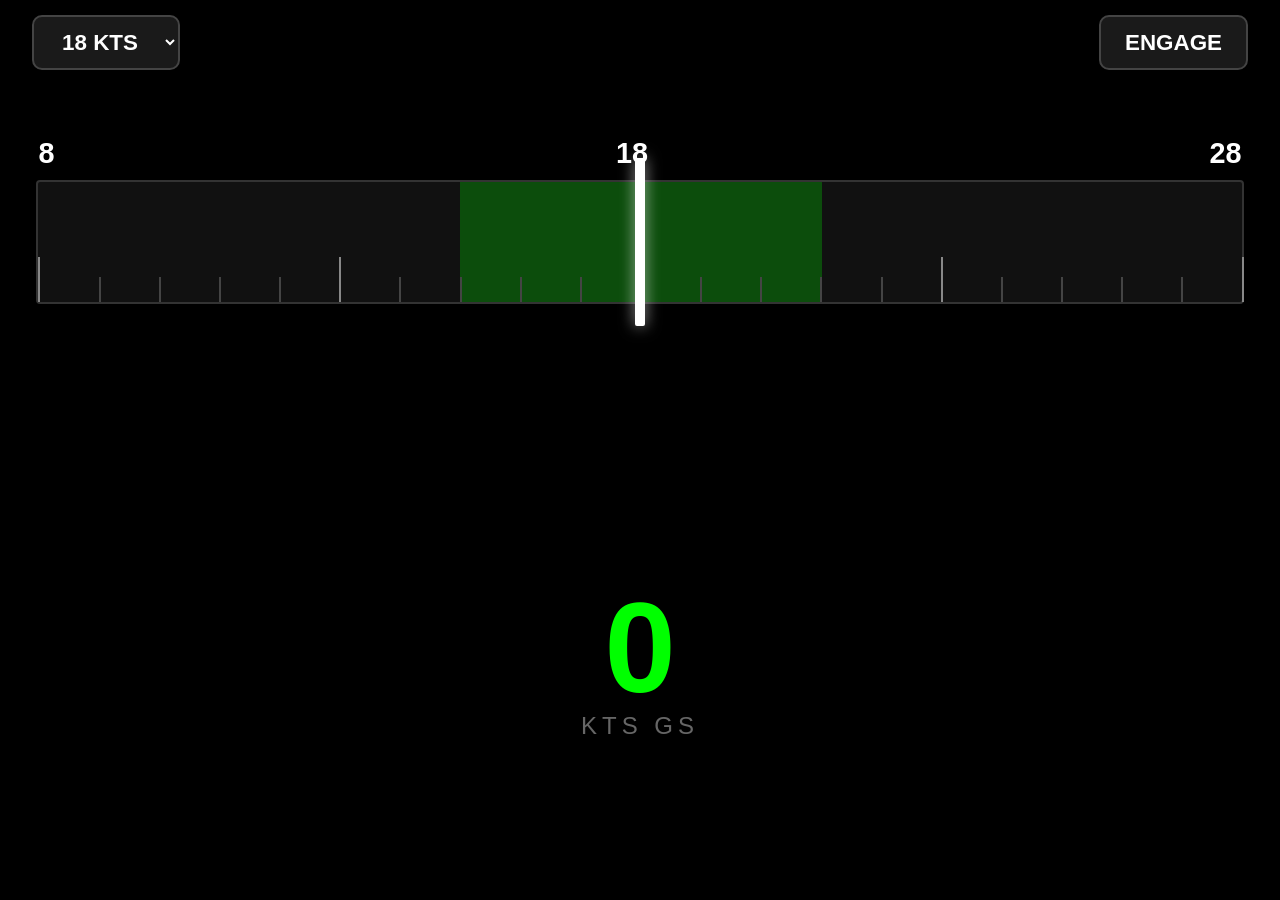
<file: Horizontal.html>
<!DOCTYPE html>
<html lang="en">
<head>
    <meta charset="UTF-8">
    <meta name="viewport" content="width=device-width, initial-scale=1.0, maximum-scale=1.0, user-scalable=no">
    <meta name="apple-mobile-web-app-capable" content="yes">
    <meta name="apple-mobile-web-app-status-bar-style" content="black">
    <title>Phil App - Horizontal HSI</title>
    <style>
        body, html { 
            margin: 0; padding: 0; height: 100%; 
            background: #000; color: #fff; font-family: sans-serif;
            overflow: hidden;
        }
        .container { 
            display: flex; flex-direction: column; 
            height: 100vh; width: 100vw; 
            justify-content: space-around; align-items: center;
        }
        
        .controls {
            position: absolute; top: 15px; width: 95%;
            display: flex; justify-content: space-between; z-index: 10;
        }

        select, button {
            background: #1a1a1a; color: #fff; border: 2px solid #444; 
            padding: 12px 24px; font-size: 1.4rem; border-radius: 10px;
            font-weight: bold; outline: none;
        }
        
        #engage-btn.active { background: #dc3545; border-color: #ff0000; }

        /* Linear Scale Styles */
        #scale-container {
            width: 94vw;
            height: 120px;
            position: relative;
            background: #111;
            border: 2px solid #333;
            border-radius: 4px;
            margin-top: 40px;
        }

        /* Color Zones Overlay */
        .zone { position: absolute; height: 100%; top: 0; opacity: 0.25; }
        .green-zone { 
            left: 35%; width: 30%; background: #00ff00; /* +/- 3 kts */
            border-left: 1px solid #00ff00; border-right: 1px solid #00ff00;
        }

        /* Moving Deviation Bar (The HSI Line) */
        #deviation-bar {
            position: absolute;
            width: 10px;
            height: 140%;
            background: #fff;
            top: -20%;
            left: 50%;
            transform: translateX(-50%);
            transition: left 0.15s linear;
            box-shadow: 0 0 15px rgba(255,255,255,0.6);
            z-index: 5;
            border-radius: 2px;
        }

        /* Center Reference Line */
        .center-line {
            position: absolute;
            left: 50%;
            height: 100%;
            width: 2px;
            background: #555;
            z-index: 1;
        }

        /* Tick Marks */
        .tick {
            position: absolute; bottom: 0; width: 2px; height: 25px; background: #444;
        }
        .tick.major { height: 45px; background: #888; }

        /* Labels at 9, 12, 3 o'clock positions (Linearized) */
        .scale-labels {
            position: absolute; top: -45px; width: 100%;
            display: flex; justify-content: space-between;
            font-weight: bold; font-size: 1.8rem;
        }

        /* Large Bottom Digital Display */
        .digital-display {
            text-align: center;
            margin-bottom: 20px;
        }
        #speed-val { font-size: 8rem; font-weight: bold; line-height: 1; color: #00ff00; }
        .unit { font-size: 1.5rem; color: #666; letter-spacing: 5px; }

    </style>
</head>
<body>

<div class="container">
    <div class="controls">
        <select id="target-speed"></select>
        <button id="engage-btn">ENGAGE</button>
    </div>

    <div id="scale-container">
        <div class="scale-labels">
            <span id="label-min">8</span>
            <span id="label-target">18</span>
            <span id="label-max">28</span>
        </div>
        
        <div class="center-line"></div>
        <div class="zone green-zone"></div>
        <div id="ticks-layer"></div>
        <div id="deviation-bar"></div>
    </div>

    <div class="digital-display">
        <div id="speed-val">0</div>
        <div class="unit">KTS GS</div>
    </div>
</div>

<script>
    const targetSelect = document.getElementById('target-speed');
    const devBar = document.getElementById('deviation-bar');
    const speedVal = document.getElementById('speed-val');
    const btn = document.getElementById('engage-btn');
    const ticksLayer = document.getElementById('ticks-layer');
    
    const labelMin = document.getElementById('label-min');
    const labelTarget = document.getElementById('label-target');
    const labelMax = document.getElementById('label-max');

    let watchID = null;

    // Create 1-kt Ticks (Total 20 knots range: -10 to +10)
    function initTicks() {
        for (let i = 0; i <= 20; i++) {
            const tick = document.createElement('div');
            // Major ticks at -10, -5, 0, +5, +10
            tick.className = 'tick' + (i % 5 === 0 ? ' major' : '');
            tick.style.left = (i * 5) + '%';
            ticksLayer.appendChild(tick);
        }
    }

    // Populate Target Speeds 0-30 KTS
    for (let i = 0; i <= 30; i++) {
        let opt = document.createElement('option');
        opt.value = i; opt.textContent = i + " KTS";
        if (i === 18) opt.selected = true;
        targetSelect.appendChild(opt);
    }

    function updateScaleUI() {
        const t = parseInt(targetSelect.value);
        labelTarget.textContent = t;
        labelMin.textContent = Math.max(0, t - 10);
        labelMax.textContent = t + 10;
    }

    targetSelect.onchange = updateScaleUI;

    function updatePosition(kts) {
        const target = parseFloat(targetSelect.value);
        const diff = kts - target;
        
        // Linear Mapping: diff of -10 kts = 0%, 0 kts = 50%, +10 kts = 100%
        let percent = 50 + (diff * 5); 
        percent = Math.min(Math.max(percent, 0), 100);
        
        devBar.style.left = percent + '%';
        speedVal.textContent = Math.round(kts);
        
        // Color logic for digital readout
        if (Math.abs(diff) <= 3) speedVal.style.fill = "#00ff00";
        else speedVal.style.fill = "#ffcc00";
    }

    btn.onclick = () => {
        if (watchID === null) {
            if ("geolocation" in navigator) {
                watchID = navigator.geolocation.watchPosition(
                    (p) => updatePosition((p.coords.speed || 0) * 1.94384),
                    (e) => console.error(e),
                    { enableHighAccuracy: true, maximumAge: 0 }
                );
                btn.innerText = "STOP";
                btn.classList.add('active');
            }
        } else {
            navigator.geolocation.clearWatch(watchID);
            watchID = null;
            btn.innerText = "ENGAGE";
            btn.classList.remove('active');
            updatePosition(0);
        }
    };

    initTicks();
    updateScaleUI();
</script>

</body>
</html>
</file>
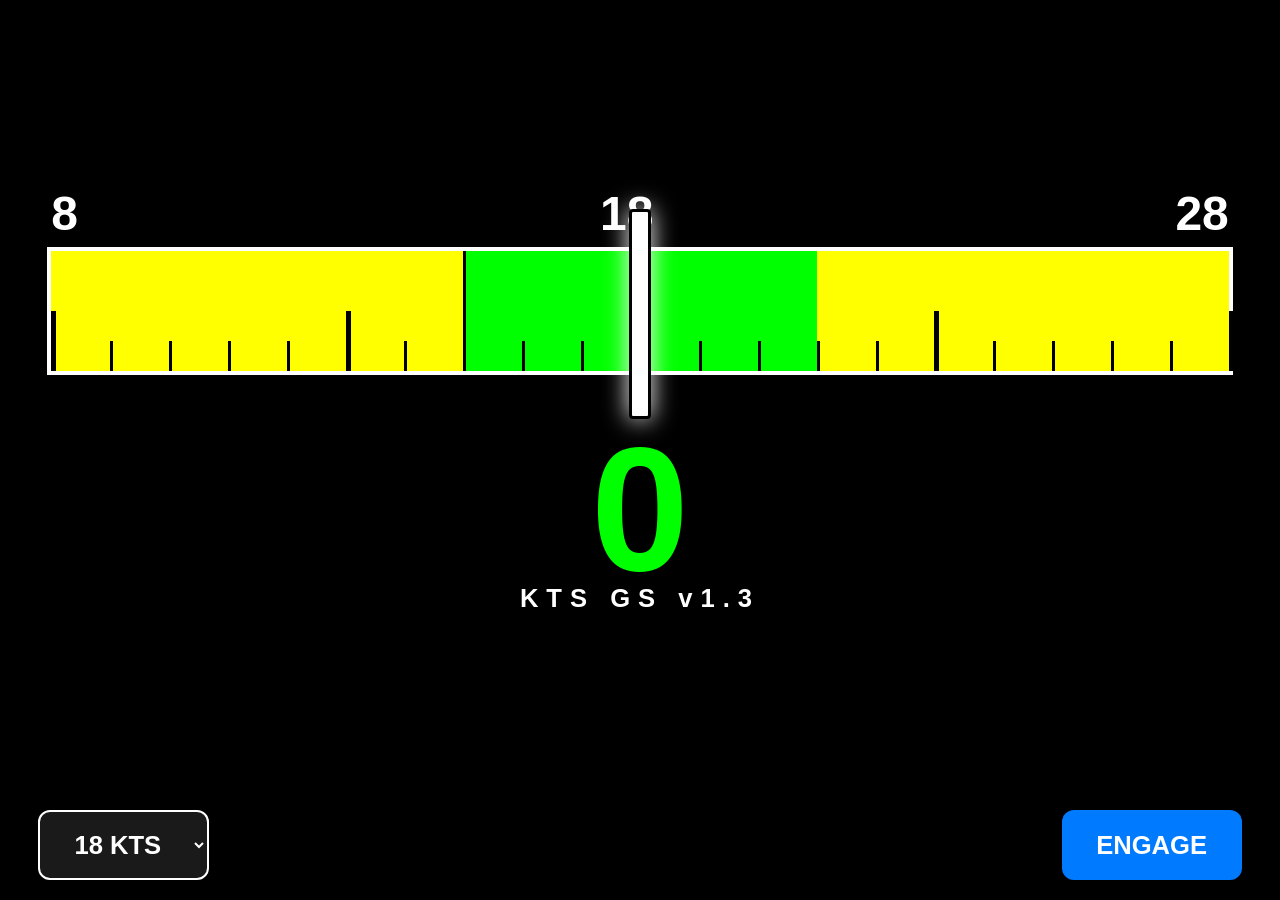
<file: horizontal.html>
<!DOCTYPE html>
<html lang="en">
<head>
    <meta charset="UTF-8">
    <meta name="viewport" content="width=device-width, initial-scale=1.0, maximum-scale=1.0, user-scalable=no">
    <meta name="apple-mobile-web-app-capable" content="yes">
    <meta name="apple-mobile-web-app-status-bar-style" content="black">
    <title>Phil App - Horizontal High-Vis</title>
    <link rel="manifest" href="horizontal.json">
    <style>
        body, html { 
            margin: 0; padding: 0; height: 100%; 
            background: #000; color: #fff; font-family: sans-serif;
            overflow: hidden;
        }
        .container { 
            display: flex; flex-direction: column; 
            height: 100vh; width: 100vw; 
            justify-content: center; align-items: center;
        }
        
        .bottom-controls {
            position: absolute; bottom: 20px; width: 94%;
            display: flex; justify-content: space-between; z-index: 20;
        }

        select, button {
            background: #1a1a1a; color: #fff; border: 2px solid #fff; 
            padding: 18px 30px; font-size: 1.6rem; border-radius: 12px;
            font-weight: bold; outline: none;
        }
        
        #engage-btn { background: #007aff; border: none; min-width: 180px; }
        #engage-btn.active { background: #dc3545; }

        /* Bright High-Vis HSI Scale */
        #scale-container {
            width: 92vw; height: 120px;
            position: relative; background: #000;
            border: 4px solid #fff; margin-top: -40px;
            overflow: visible;
        }

        /* Bright Color Zones */
        .zone { position: absolute; height: 100%; top: 0; }
        .green-zone { 
            left: 35%; width: 30%; 
            background: #00ff00; /* Bright Green */
            z-index: 1;
            border-left: 3px solid #000;
            border-right: 3px solid #000;
        }
        .yellow-left { left: 0; width: 35%; background: #ffff00; z-index: 1; }
        .yellow-right { left: 65%; width: 35%; background: #ffff00; z-index: 1; }

        /* The Bold White Deviation Bar */
        #deviation-bar {
            position: absolute; width: 16px; height: 170%;
            background: #fff; border: 3px solid #000;
            top: -35%; left: 50%;
            transform: translateX(-50%);
            transition: left 0.1s linear;
            box-shadow: 0 0 25px rgba(255,255,255,1);
            z-index: 10; border-radius: 4px;
        }

        /* Bold Center Line */
        .center-line {
            position: absolute; left: 50%; height: 100%;
            width: 6px; background: #000; z-index: 5;
            transform: translateX(-50%);
        }

        /* Tick Marks in Black for visibility on bright background */
        .tick { position: absolute; bottom: 0; width: 3px; height: 30px; background: #000; z-index: 4; }
        .tick.major { height: 60px; width: 5px; }

        .scale-labels {
            position: absolute; top: -65px; width: 100%;
            display: flex; justify-content: space-between;
            font-weight: bold; font-size: 3rem; color: #fff;
        }

        /* Speed Readout */
        .digital-display { text-align: center; margin-top: 60px; }
        #speed-val { font-size: 11rem; font-weight: bold; line-height: 0.85; color: #00ff00; }
        .unit { font-size: 1.6rem; color: #fff; letter-spacing: 8px; font-weight: bold; }

    </style>
</head>
<body>

<div class="container">
    <div id="scale-container">
        <div class="scale-labels">
            <span id="label-min">8</span>
            <span id="label-target">18</span>
            <span id="label-max">28</span>
        </div>
        <div class="yellow-left zone"></div>
        <div class="green-zone zone"></div>
        <div class="yellow-right zone"></div>
        
        <div class="center-line"></div>
        <div id="ticks-layer"></div>
        <div id="deviation-bar"></div>
    </div>

    <div class="digital-display">
        <div id="speed-val">0</div>
        <div class="unit">KTS GS v1.3</div>
    </div>

    <div class="bottom-controls">
        <select id="target-speed"></select>
        <button id="engage-btn">ENGAGE</button>
    </div>
</div>

<script>
    const targetSelect = document.getElementById('target-speed');
    const devBar = document.getElementById('deviation-bar');
    const speedVal = document.getElementById('speed-val');
    const btn = document.getElementById('engage-btn');
    const ticksLayer = document.getElementById('ticks-layer');
    const labelMin = document.getElementById('label-min');
    const labelTarget = document.getElementById('label-target');
    const labelMax = document.getElementById('label-max');

    let watchID = null;

    function initTicks() {
        ticksLayer.innerHTML = '';
        for (let i = 0; i <= 20; i++) {
            const tick = document.createElement('div');
            tick.className = 'tick' + (i % 5 === 0 ? ' major' : '');
            tick.style.left = (i * 5) + '%';
            ticksLayer.appendChild(tick);
        }
    }

    for (let i = 0; i <= 30; i++) {
        let opt = document.createElement('option');
        opt.value = i; opt.textContent = i + " KTS";
        if (i === 18) opt.selected = true;
        targetSelect.appendChild(opt);
    }

    function updateScaleUI() {
        const t = parseInt(targetSelect.value);
        labelTarget.textContent = t;
        labelMin.textContent = Math.max(0, t - 10);
        labelMax.textContent = t + 10;
    }

    targetSelect.onchange = updateScaleUI;

    function updatePosition(kts) {
        const target = parseFloat(targetSelect.value);
        const diff = kts - target;
        
        let percent = 50 + (diff * 5); 
        percent = Math.min(Math.max(percent, 0), 100);
        devBar.style.left = percent + '%';
        
        speedVal.textContent = Math.round(kts);

        const absDiff = Math.abs(diff);
        if (absDiff <= 3) {
            speedVal.style.color = "#00ff00"; 
        } else if (absDiff <= 10) {
            speedVal.style.color = "#ffff00"; 
        } else {
            speedVal.style.color = "#ff3b30"; 
        }
    }

    btn.onclick = () => {
        if (watchID === null) {
            if ("geolocation" in navigator) {
                watchID = navigator.geolocation.watchPosition(
                    (p) => updatePosition((p.coords.speed || 0) * 1.94384),
                    (e) => alert(e.message),
                    { enableHighAccuracy: true, maximumAge: 0 }
                );
                btn.innerText = "STOP"; btn.classList.add('active');
            }
        } else {
            navigator.geolocation.clearWatch(watchID);
            watchID = null;
            btn.innerText = "ENGAGE"; btn.classList.remove('active');
            updatePosition(0);
        }
    };

    initTicks();
    updateScaleUI();
</script>
</body>
</html>
</file>
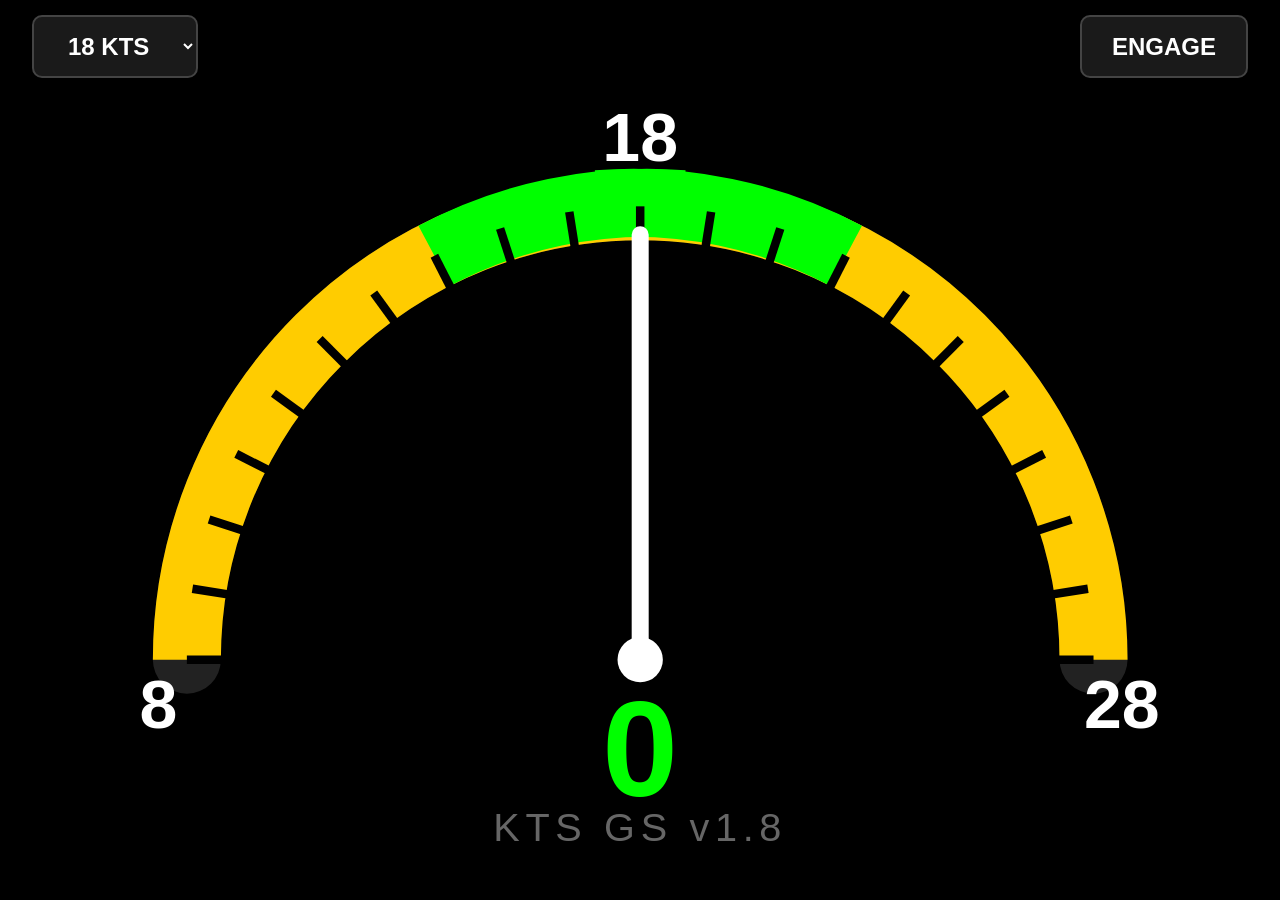
<file: landscape.html>
<!DOCTYPE html>
<html lang="en">
<head>
    <link rel="manifest" href="./landscape.json">
    <meta charset="UTF-8">
    <meta name="viewport" content="width=device-width, initial-scale=1.0, maximum-scale=1.0, user-scalable=no">
    <meta name="apple-mobile-web-app-capable" content="yes">
    <meta name="apple-mobile-web-app-status-bar-style" content="black">
    <meta name="theme-color" content="#000000">
    <title>Speed App - Landscape v1.7</title>
    <style>
        body, html { 
            margin: 0; padding: 0; height: 100%; 
            background: #000; color: #fff; font-family: sans-serif;
            overflow: hidden;
        }
        .container { 
            display: flex; flex-direction: column; 
            height: 100vh; width: 100vw; 
            justify-content: center; align-items: center;
            background: #000;
        }
        .controls {
            position: absolute; top: 15px; width: 95%;
            display: flex; justify-content: space-between; z-index: 10;
        }
        select, button {
            background: #1a1a1a; color: #fff; border: 2px solid #444; 
            padding: 15px 30px; font-size: 1.5rem; border-radius: 10px;
            font-weight: bold; outline: none; -webkit-tap-highlight-color: transparent;
        }
        #engage-btn.active { background: #dc3545; border-color: #ff0000; }
        #gauge-svg { width: 98vw; height: 85vh; margin-top: 50px; }
        .scale-label { font-size: 12px; fill: #fff; font-weight: bold; }
        .digital-speed { font-size: 24px; font-weight: bold; fill: #00ff00; }
        .digital-unit { font-size: 7px; fill: #666; letter-spacing: 1px; }
    </style>
</head>
<body>

<div class="container">
    <div class="controls">
        <select id="target-speed"></select>
        <button id="engage-btn">ENGAGE</button>
    </div>

    <svg id="gauge-svg" viewBox="0 0 200 135">
        <path d="M 20 100 A 80 80 0 0 1 180 100" fill="none" stroke="#222" stroke-width="12" stroke-linecap="round"/>
        <path d="M 20 100 A 80 80 0 0 1 180 100" fill="none" stroke="#ffcc00" stroke-width="12" />
        <path d="M 100 20 A 80 80 0 0 1 143.2 31.8" fill="none" stroke="#00ff00" stroke-width="12" transform="rotate(-27 100 100)" />
        <path d="M 100 20 A 80 80 0 0 0 56.8 31.8" fill="none" stroke="#00ff00" stroke-width="12" transform="rotate(27 100 100)" />
        <text x="15" y="112" text-anchor="middle" class="scale-label" id="label-min">8</text>
        <text x="100" y="12" text-anchor="middle" class="scale-label" id="label-target">18</text>
        <text x="185" y="112" text-anchor="middle" class="scale-label" id="label-max">28</text>
        <g id="tick-group" stroke="#000" stroke-width="1.5"></g>
        <text x="100" y="124" text-anchor="middle" class="digital-speed" id="speed-val">0</text>
        <text x="100" y="132" text-anchor="middle" class="digital-unit">KTS GS v1.8</text>
        <g id="needle-group" style="transition: transform 0.2s linear; transform: rotate(0deg); transform-origin: 100px 100px;">
            <line x1="100" y1="100" x2="100" y2="25" stroke="#fff" stroke-width="3" stroke-linecap="round"/>
            <circle cx="100" cy="100" r="4" fill="#fff"/>
        </g>
    </svg>
</div>

<script>
    if ('serviceWorker' in navigator) {
        window.addEventListener('load', () => {
            navigator.serviceWorker.register('./sw.js').then(reg => {
                console.log('SW Registered');
            });
        });

        // This forces the page to reload once when the new SW takes over
        let refreshing;
        navigator.serviceWorker.addEventListener('controllerchange', () => {
            if (refreshing) return;
            window.location.reload();
            refreshing = true;
        });
    }

    const targetSelect = document.getElementById('target-speed');
    const needleGroup = document.getElementById('needle-group');
    const speedVal = document.getElementById('speed-val');
    const btn = document.getElementById('engage-btn');
    const labelMin = document.getElementById('label-min');
    const labelTarget = document.getElementById('label-target');
    const labelMax = document.getElementById('label-max');
    const tickGroup = document.getElementById('tick-group');

    let watchID = null;

    function drawTicks() {
        tickGroup.innerHTML = '';
        for (let i = -90; i <= 90; i += 9) {
            const l = document.createElementNS("http://www.w3.org/2000/svg", "line");
            l.setAttribute("x1", "100"); l.setAttribute("y1", "20");
            l.setAttribute("x2", "100"); l.setAttribute("y2", "30");
            l.setAttribute("transform", `rotate(${i} 100 100)`);
            tickGroup.appendChild(l);
        }
    }

    for (let i = 0; i <= 30; i++) {
        let opt = document.createElement('option');
        opt.value = i; opt.textContent = i + " KTS";
        if (i === 18) opt.selected = true;
        targetSelect.appendChild(opt);
    }

    function updateLabels() {
        const t = parseInt(targetSelect.value);
        labelTarget.textContent = t;
        labelMin.textContent = Math.max(0, t - 10);
        labelMax.textContent = t + 10;
    }

    targetSelect.onchange = updateLabels;

    function update(kts) {
        const target = parseFloat(targetSelect.value);
        const diff = kts - target;
        let deg = Math.min(Math.max(diff * 9, -90), 90);
        needleGroup.style.transform = `rotate(${deg}deg)`;
        speedVal.textContent = Math.round(kts);
        if (Math.abs(diff) <= 3) speedVal.style.fill = "#00ff00";
        else speedVal.style.fill = "#ffcc00";
    }

    btn.onclick = () => {
        if (watchID === null) {
            if ("geolocation" in navigator) {
                watchID = navigator.geolocation.watchPosition(
                    (p) => update((p.coords.speed || 0) * 1.94384),
                    (e) => alert("GPS Error: " + e.message),
                    { enableHighAccuracy: true, maximumAge: 0, timeout: 5000 }
                );
                btn.innerText = "STOP";
                btn.classList.add('active');
            }
        } else {
            navigator.geolocation.clearWatch(watchID);
            watchID = null;
            btn.innerText = "ENGAGE";
            btn.classList.remove('active');
            update(0);
        }
    };

    drawTicks();
    updateLabels();
</script>
</body>
</html>
</file>
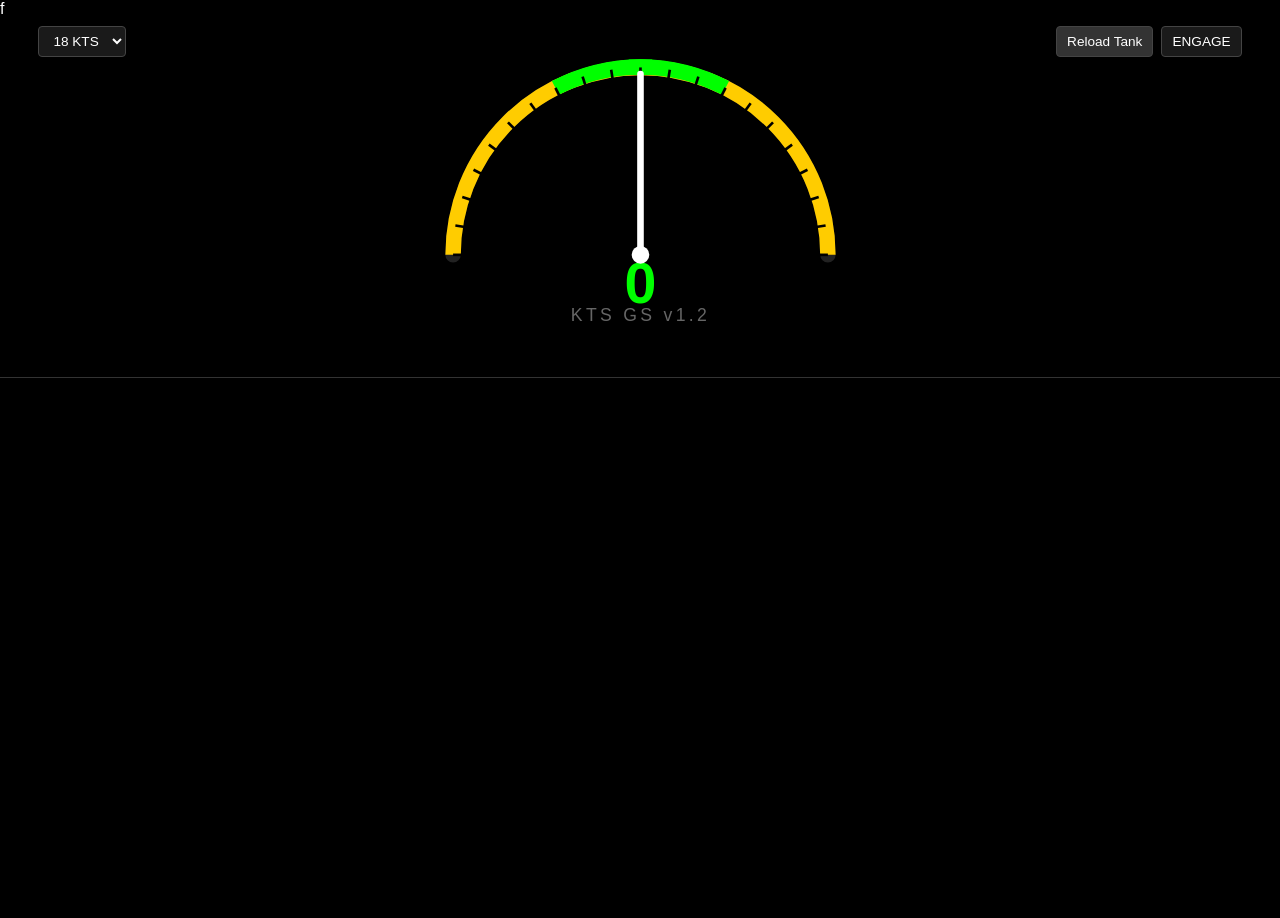
<file: tank.html>
<!DOCTYPE html>
<html lang="en">f
<head>
    <meta charset="UTF-8">
    <meta name="viewport" content="width=device-width, initial-scale=1.0, maximum-scale=1.0, user-scalable=no">
    <meta name="apple-mobile-web-app-capable" content="yes">
    <title>the Phil App</title>
    <style>
        body, html { 
            margin: 0; padding: 0; height: 100%; 
            background: #000; color: #fff; font-family: sans-serif;
            overflow: hidden;
        }
        .container { 
            display: flex; flex-direction: column; height: 100vh; width: 100vw; 
        }
        
        /* 40/60 Split */
        .top-half { 
            height: 40vh; position: relative; 
            background: #000; display: flex; flex-direction: column;
            justify-content: flex-start; align-items: center;
            border-bottom: 1px solid #333;
            z-index: 2;
            box-sizing: border-box;
        }

        .bottom-half { 
            height: 60vh; 
            background: #000; 
            overflow: hidden; 
            position: relative;
            width: 100%;
        }

        #tank-frame {
            position: absolute;
            top: 0; left: 0; border: none;
            width: 1400px; height: 1800px;
            transform-origin: 0 0;
            background: #000;
        }
        
        .controls {
            margin-top: 8px; width: 94%;
            display: flex; justify-content: space-between; gap: 8px; z-index: 10;
        }

        .btn-group { display: flex; gap: 8px; }

        select, button {
            background: #1a1a1a; color: #fff; border: 1px solid #444; 
            padding: 6px 10px; font-size: 0.85rem; border-radius: 4px;
            outline: none;
        }
        
        #engage-btn.active { background: #dc3545; border-color: #ff0000; }
        #reload-tank { background: #333; }

        /* Gauge fits within 40vh */
        #gauge-svg { 
            height: 78%; 
            max-width: 98vw; 
            margin-top: -5px; 
        }
        
        .digital-speed { font-size: 26px; font-weight: bold; fill: #00ff00; }
        .digital-unit { font-size: 8px; fill: #666; letter-spacing: 1.5px; }
    </style>
</head>
<link rel="manifest" href="tank.json">
<body>

<div class="container">
    <div class="top-half">
        <div class="controls">
            <select id="target-speed"></select>
            <div class="btn-group">
                <button id="reload-tank" onclick="reloadIframe()">Reload Tank</button>
                <button id="engage-btn">ENGAGE</button>
            </div>
        </div>

        <svg id="gauge-svg" viewBox="0 8 200 127">
            <path d="M 15 100 A 85 85 0 0 1 185 100" fill="none" stroke="#222" stroke-width="7" stroke-linecap="round"/>
            <path d="M 15 100 A 85 85 0 0 1 185 100" fill="none" stroke="#ffcc00" stroke-width="7" />
            <path d="M 100 15 A 85 85 0 0 1 143.2 26.5" fill="none" stroke="#00ff00" stroke-width="7" transform="rotate(-27 100 100)" />
            <path d="M 100 15 A 85 85 0 0 0 56.8 26.5" fill="none" stroke="#00ff00" stroke-width="7" transform="rotate(27 100 100)" />

            <g stroke="#000" stroke-width="1.2">
                <line x1="100" y1="15" x2="100" y2="28" />
                <script>
                    const g = document.currentScript.parentElement;
                    for(let i=-90; i<=90; i+=9) {
                        if(i===0) continue;
                        const l = document.createElementNS("http://www.w3.org/2000/svg", "line");
                        l.setAttribute("x1", "100"); l.setAttribute("y1", "15");
                        l.setAttribute("x2", "100"); l.setAttribute("y2", "23");
                        l.setAttribute("transform", `rotate(${i} 100 100)`);
                        g.appendChild(l);
                    }
                </script>
            </g>

            <text x="100" y="122" text-anchor="middle" class="digital-speed" id="speed-val">0</text>
            <text x="100" y="130" text-anchor="middle" class="digital-unit">KTS GS v1.2</text>
            
            <g id="needle-group" style="transition: transform 0.1s linear; transform: rotate(0deg); transform-origin: 100px 100px;">
                <line x1="100" y1="100" x2="100" y2="18" stroke="#fff" stroke-width="3" stroke-linecap="round"/>
                <circle cx="100" cy="100" r="4" fill="#fff"/>
            </g>
        </svg>
    </div>

    <div class="bottom-half" id="bottom-container">
        <iframe src="http://192.168.3.1/OPS/32L" id="tank-frame"></iframe>
    </div>
</div>

<script>
    const targetSelect = document.getElementById('target-speed');
    const needleGroup = document.getElementById('needle-group');
    const speedVal = document.getElementById('speed-val');
    const btn = document.getElementById('engage-btn');
    const frame = document.getElementById('tank-frame');
    const container = document.getElementById('bottom-container');
    
    function adjustScale() {
        const scaleFactor = container.offsetWidth / 1400;
        frame.style.transform = `scale(${scaleFactor})`;
    }

    function reloadIframe() { frame.src = frame.src; }

    window.addEventListener('load', adjustScale);
    window.addEventListener('resize', adjustScale);

    let watchID = null;

    for (let i = 0; i <= 30; i++) {
        let opt = document.createElement('option');
        opt.value = i; opt.innerHTML = i + " KTS";
        if (i === 18) opt.selected = true;
        targetSelect.appendChild(opt);
    }

    function update(kts) {
        const target = parseFloat(targetSelect.value);
        const diff = kts - target;
        let deg = Math.min(Math.max(diff * 9, -90), 90);
        needleGroup.style.transform = `rotate(${deg}deg)`;
        speedVal.textContent = Math.round(kts);
        speedVal.style.fill = Math.abs(diff) <= 3 ? "#00ff00" : "#ffcc00";
    }

    btn.onclick = () => {
        if (watchID === null) {
            if ("geolocation" in navigator) {
                watchID = navigator.geolocation.watchPosition(
                    (p) => update((p.coords.speed || 0) * 1.94384),
                    (e) => console.error(e),
                    { enableHighAccuracy: true, maximumAge: 0 }
                );
                btn.innerText = "STOP";
                btn.classList.add('active');
            }
        } else {
            navigator.geolocation.clearWatch(watchID);
            watchID = null;
            btn.innerText = "ENGAGE";
            btn.classList.remove('active');
            update(0);
        }
    };
</script>

</body>
</html>
</file>
